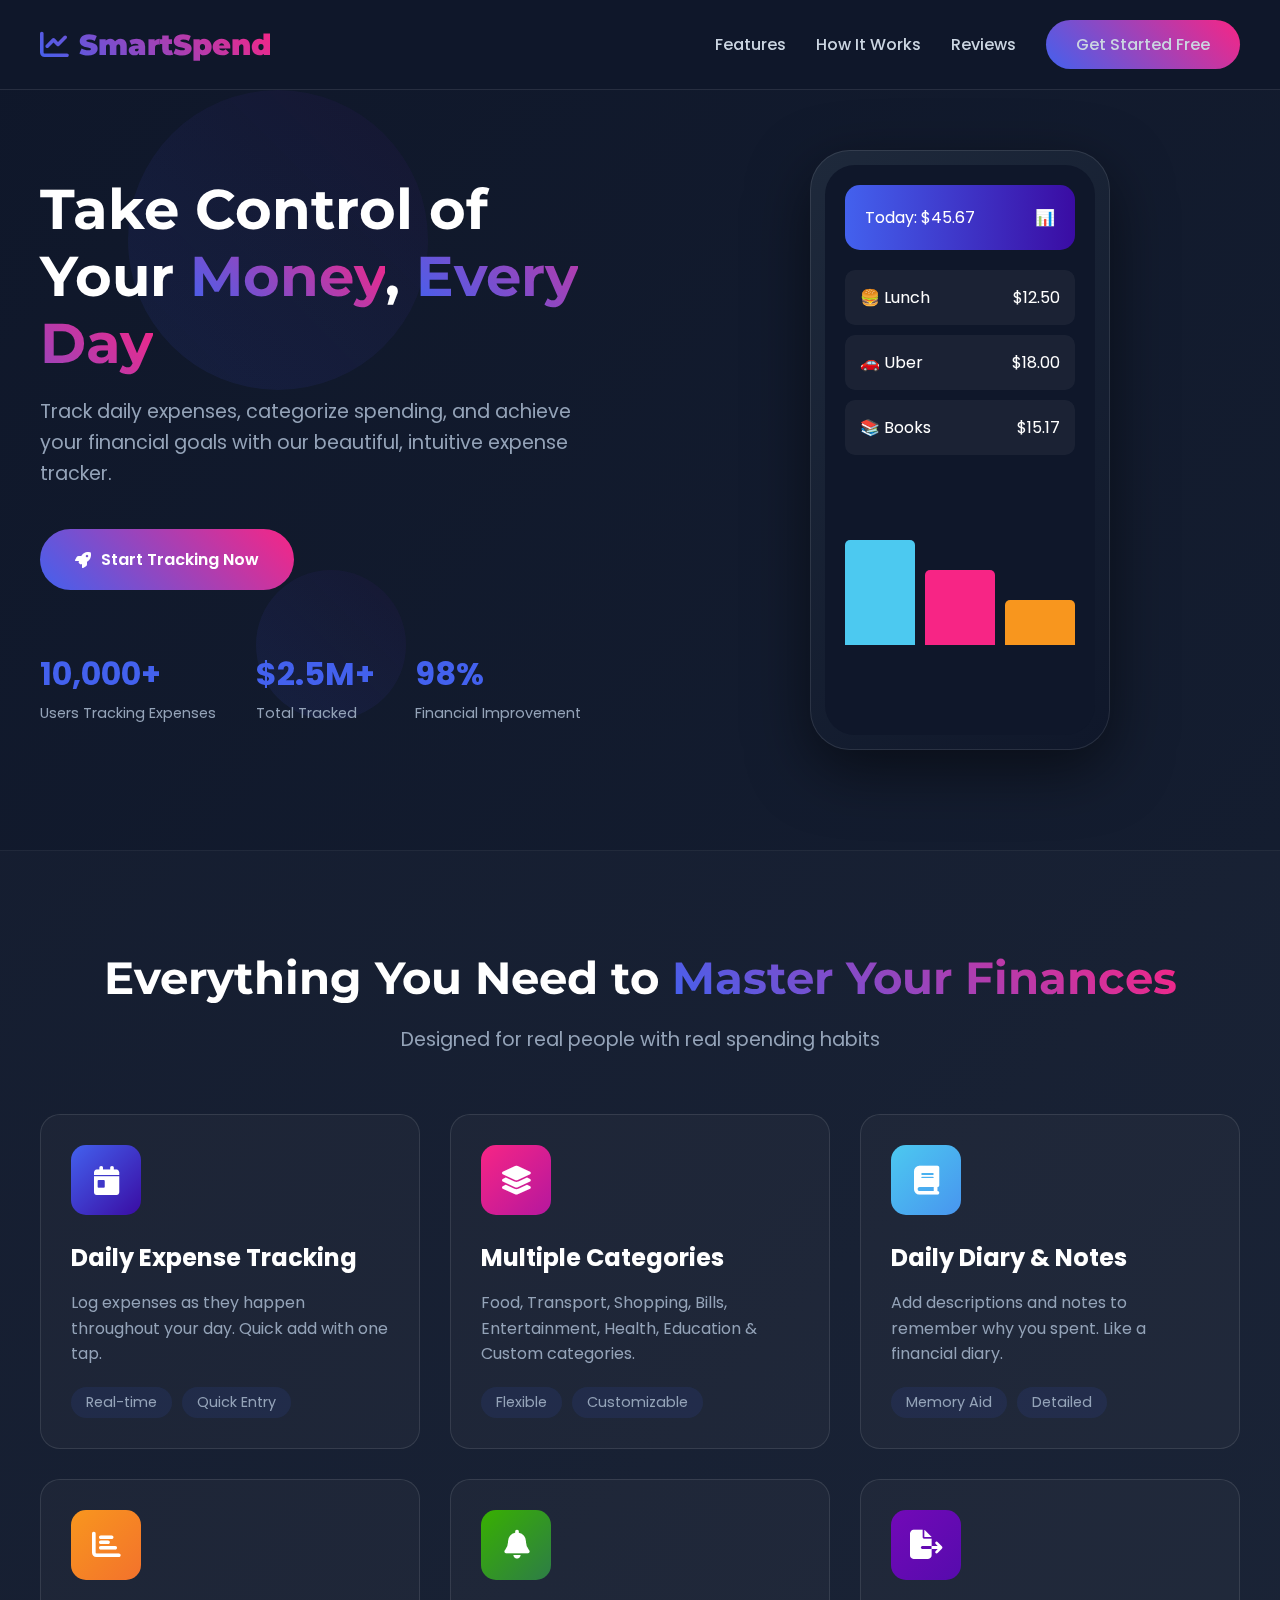
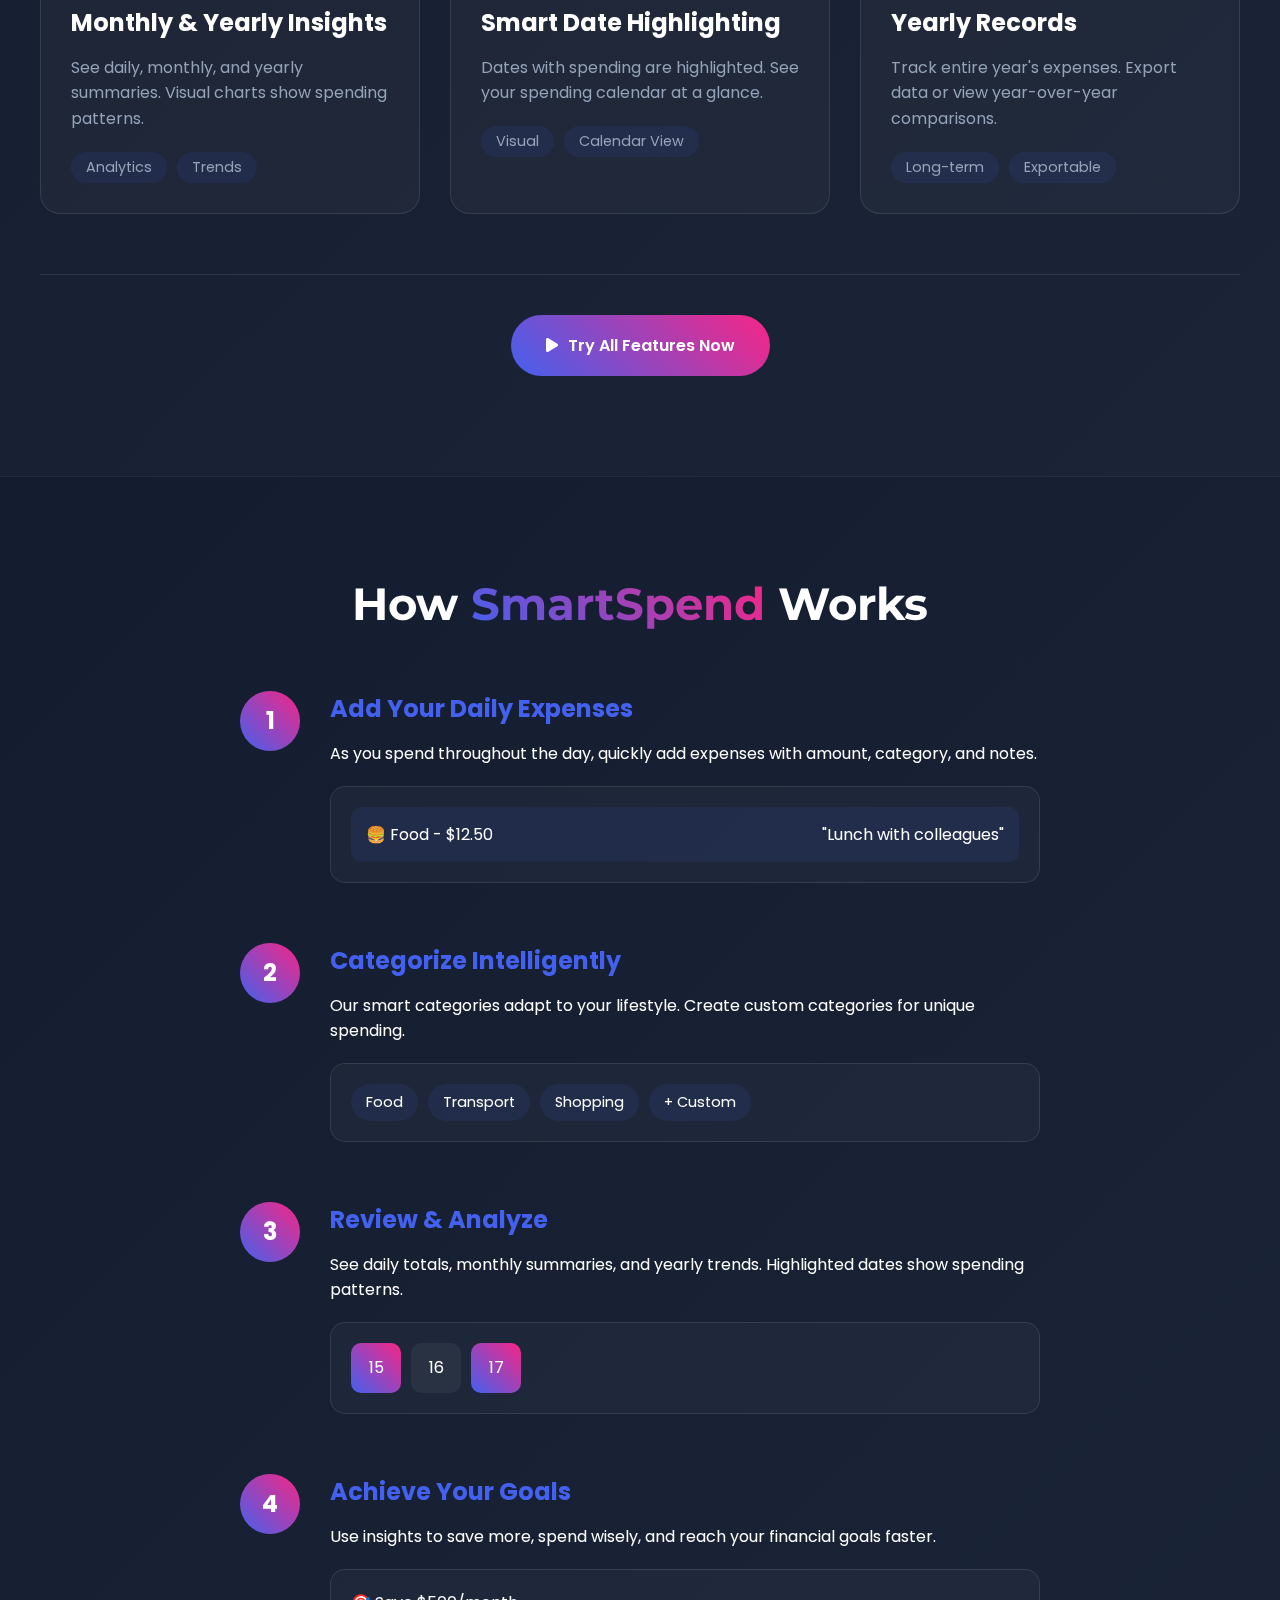
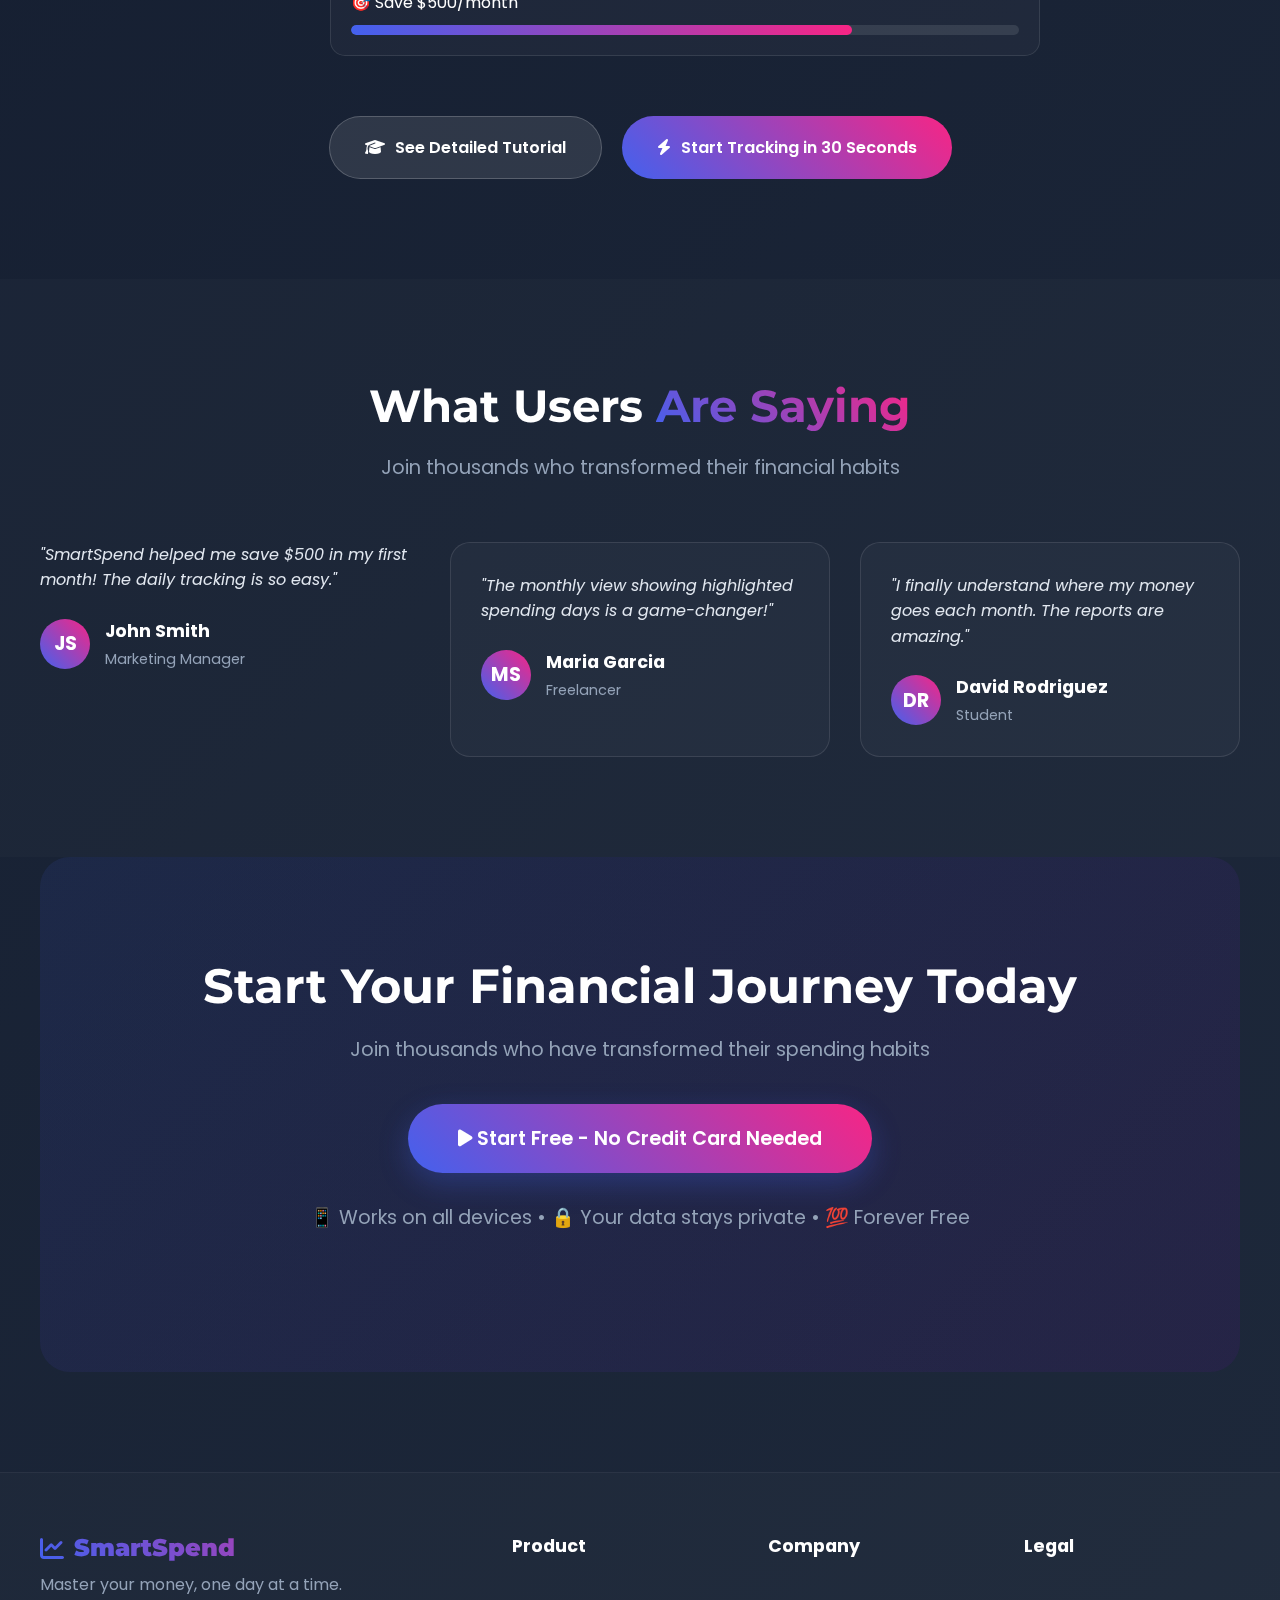
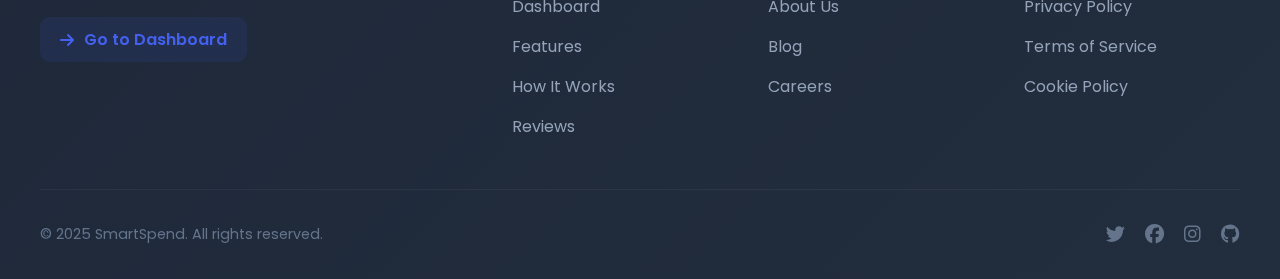
<file: index.html>
<!DOCTYPE html>
<html lang="en">
<head>
    <meta charset="UTF-8">
    <meta name="viewport" content="width=device-width, initial-scale=1.0">
    <title>💰 SmartSpend - Your Personal Expense Tracker</title>
    <link rel="stylesheet" href="style.css">
    <link rel="stylesheet" href="https://cdnjs.cloudflare.com/ajax/libs/font-awesome/6.4.0/css/all.min.css">
    <link href="https://fonts.googleapis.com/css2?family=Poppins:wght@300;400;500;600;700&family=Montserrat:wght@800;900&display=swap" rel="stylesheet">
    <link rel="stylesheet" href="https://cdnjs.cloudflare.com/ajax/libs/animate.css/4.1.1/animate.min.css">
</head>
<body>
    <!-- Animated Background -->
    <div class="animated-bg">
        <div class="circle"></div>
        <div class="circle"></div>
        <div class="circle"></div>
    </div>

    <!-- Navigation -->
    <nav class="navbar">
        <div class="nav-container">
            <div class="logo">
                <i class="fas fa-chart-line"></i>
                <span>SmartSpend</span>
            </div>
            <div class="nav-links">
                <a href="#features">Features</a>
                <a href="#how-it-works">How It Works</a>
                <a href="#testimonials">Reviews</a>
               
                <!-- UPDATED: Changed href from "#" to "dashboard.html" -->
                <a href="dashboard.html" class="btn-get-started">Get Started Free</a>
            </div>
        </div>
    </nav>

    <!-- Hero Section -->
    <section class="hero">
        <div class="hero-container">
            <div class="hero-content animate__animated animate__fadeInLeft">
                <h1 class="hero-title">
                    Take Control of Your 
                    <span class="highlight">Money</span>, 
                    <span class="highlight">Every Day</span>
                </h1>
                <p class="hero-subtitle">
                    Track daily expenses, categorize spending, and achieve your financial goals 
                    with our beautiful, intuitive expense tracker.
                </p>
                <div class="hero-buttons">
                    <!-- UPDATED: Changed href from "#" to "dashboard.html" -->
                    <a href="dashboard.html" class="btn-primary">
                        <i class="fas fa-rocket"></i> Start Tracking Now
                    </a>
                    
                </div>
                <div class="hero-stats">
                    <div class="stat">
                        <h3>10,000+</h3>
                        <p>Users Tracking Expenses</p>
                    </div>
                    <div class="stat">
                        <h3>$2.5M+</h3>
                        <p>Total Tracked</p>
                    </div>
                    <div class="stat">
                        <h3>98%</h3>
                        <p>Financial Improvement</p>
                    </div>
                </div>
            </div>
            <div class="hero-image animate__animated animate__fadeInRight">
                <div class="phone-mockup">
                    <div class="phone-screen">
                        <!-- Animated demo inside phone -->
                        <div class="demo-app">
                            <div class="demo-header">
                                <span>Today: $45.67</span>
                                <span>📊</span>
                            </div>
                            <div class="demo-expense">
                                <span>🍔 Lunch</span>
                                <span>$12.50</span>
                            </div>
                            <div class="demo-expense">
                                <span>🚗 Uber</span>
                                <span>$18.00</span>
                            </div>
                            <div class="demo-expense">
                                <span>📚 Books</span>
                                <span>$15.17</span>
                            </div>
                            <div class="demo-chart">
                                <div class="chart-bar" style="height: 70%; background: #4cc9f0;"></div>
                                <div class="chart-bar" style="height: 50%; background: #f72585;"></div>
                                <div class="chart-bar" style="height: 30%; background: #f8961e;"></div>
                            </div>
                        </div>
                    </div>
                </div>
            </div>
        </div>
    </section>

    <!-- Features Section -->
    <section id="features" class="features">
        <div class="container">
            <h2 class="section-title">Everything You Need to <span>Master Your Finances</span></h2>
            <p class="section-subtitle">Designed for real people with real spending habits</p>
            
            <div class="features-grid">
                <!-- Feature 1 -->
                <div class="feature-card">
                    <div class="feature-icon" style="background: linear-gradient(135deg, #4361ee, #3a0ca3);">
                        <i class="fas fa-calendar-day"></i>
                    </div>
                    <h3>Daily Expense Tracking</h3>
                    <p>Log expenses as they happen throughout your day. Quick add with one tap.</p>
                    <div class="feature-tags">
                        <span>Real-time</span>
                        <span>Quick Entry</span>
                    </div>
                </div>

                <!-- Feature 2 -->
                <div class="feature-card">
                    <div class="feature-icon" style="background: linear-gradient(135deg, #f72585, #b5179e);">
                        <i class="fas fa-layer-group"></i>
                    </div>
                    <h3>Multiple Categories</h3>
                    <p>Food, Transport, Shopping, Bills, Entertainment, Health, Education & Custom categories.</p>
                    <div class="feature-tags">
                        <span>Flexible</span>
                        <span>Customizable</span>
                    </div>
                </div>

                <!-- Feature 3 -->
                <div class="feature-card">
                    <div class="feature-icon" style="background: linear-gradient(135deg, #4cc9f0, #4895ef);">
                        <i class="fas fa-book"></i>
                    </div>
                    <h3>Daily Diary & Notes</h3>
                    <p>Add descriptions and notes to remember why you spent. Like a financial diary.</p>
                    <div class="feature-tags">
                        <span>Memory Aid</span>
                        <span>Detailed</span>
                    </div>
                </div>

                <!-- Feature 4 -->
                <div class="feature-card">
                    <div class="feature-icon" style="background: linear-gradient(135deg, #f8961e, #f3722c);">
                        <i class="fas fa-chart-bar"></i>
                    </div>
                    <h3>Monthly & Yearly Insights</h3>
                    <p>See daily, monthly, and yearly summaries. Visual charts show spending patterns.</p>
                    <div class="feature-tags">
                        <span>Analytics</span>
                        <span>Trends</span>
                    </div>
                </div>

                <!-- Feature 5 -->
                <div class="feature-card">
                    <div class="feature-icon" style="background: linear-gradient(135deg, #38b000, #2d7d46);">
                        <i class="fas fa-bell"></i>
                    </div>
                    <h3>Smart Date Highlighting</h3>
                    <p>Dates with spending are highlighted. See your spending calendar at a glance.</p>
                    <div class="feature-tags">
                        <span>Visual</span>
                        <span>Calendar View</span>
                    </div>
                </div>

                <!-- Feature 6 -->
                <div class="feature-card">
                    <div class="feature-icon" style="background: linear-gradient(135deg, #7209b7, #560bad);">
                        <i class="fas fa-file-export"></i>
                    </div>
                    <h3>Yearly Records</h3>
                    <p>Track entire year's expenses. Export data or view year-over-year comparisons.</p>
                    <div class="feature-tags">
                        <span>Long-term</span>
                        <span>Exportable</span>
                    </div>
                </div>
            </div>
            
            <!-- CTA inside features -->
            <div class="features-cta">
                <!-- UPDATED: Changed href from "#" to "dashboard.html" -->
                <a href="dashboard.html" class="btn-primary">
                    <i class="fas fa-play"></i> Try All Features Now
                </a>
            </div>
        </div>
    </section>

    <!-- How It Works -->
    <section id="how-it-works" class="how-it-works">
        <div class="container">
            <h2 class="section-title">How <span>SmartSpend</span> Works</h2>
            
            <div class="steps">
                <div class="step">
                    <div class="step-number">1</div>
                    <div class="step-content">
                        <h3>Add Your Daily Expenses</h3>
                        <p>As you spend throughout the day, quickly add expenses with amount, category, and notes.</p>
                        <div class="step-demo">
                            <div class="demo-input">
                                <span>🍔 Food - $12.50</span>
                                <span>"Lunch with colleagues"</span>
                            </div>
                        </div>
                    </div>
                </div>

                <div class="step">
                    <div class="step-number">2</div>
                    <div class="step-content">
                        <h3>Categorize Intelligently</h3>
                        <p>Our smart categories adapt to your lifestyle. Create custom categories for unique spending.</p>
                        <div class="step-demo">
                            <div class="categories-demo">
                                <span class="cat-tag">Food</span>
                                <span class="cat-tag">Transport</span>
                                <span class="cat-tag">Shopping</span>
                                <span class="cat-tag">+ Custom</span>
                            </div>
                        </div>
                    </div>
                </div>

                <div class="step">
                    <div class="step-number">3</div>
                    <div class="step-content">
                        <h3>Review & Analyze</h3>
                        <p>See daily totals, monthly summaries, and yearly trends. Highlighted dates show spending patterns.</p>
                        <div class="step-demo">
                            <div class="calendar-demo">
                                <div class="calendar-day spent">15</div>
                                <div class="calendar-day">16</div>
                                <div class="calendar-day spent">17</div>
                            </div>
                        </div>
                    </div>
                </div>

                <div class="step">
                    <div class="step-number">4</div>
                    <div class="step-content">
                        <h3>Achieve Your Goals</h3>
                        <p>Use insights to save more, spend wisely, and reach your financial goals faster.</p>
                        <div class="step-demo">
                            <div class="goal-demo">
                                <span>🎯 Save $500/month</span>
                                <div class="progress-bar">
                                    <div class="progress" style="width: 75%;"></div>
                                </div>
                            </div>
                        </div>
                    </div>
                </div>
            </div>
            
            <!-- CTA inside how-it-works -->
            <div class="steps-cta">
                <!-- UPDATED: Changed href from "#" to "dashboard.html" -->
                <a href="dashboard.html" class="btn-secondary">
                    <i class="fas fa-graduation-cap"></i> See Detailed Tutorial
                </a>
                <!-- UPDATED: Changed href from "#" to "dashboard.html" -->
                <a href="dashboard.html" class="btn-primary">
                    <i class="fas fa-bolt"></i> Start Tracking in 30 Seconds
                </a>
            </div>
        </div>
    </section>

    <!-- Testimonials Section (Placeholder) -->
    <section id="testimonials" class="testimonials">
        <div class="container">
            <h2 class="section-title">What Users <span>Are Saying</span></h2>
            <p class="section-subtitle">Join thousands who transformed their financial habits</p>
            
            <div class="testimonials-grid">
                <div class testimonial-card>
                    <div class="testimonial-content">
                        <p>"SmartSpend helped me save $500 in my first month! The daily tracking is so easy."</p>
                    </div>
                    <div class="testimonial-author">
                        <div class="author-avatar">JS</div>
                        <div class="author-info">
                            <h4>John Smith</h4>
                            <p>Marketing Manager</p>
                        </div>
                    </div>
                </div>
                
                <div class="testimonial-card">
                    <div class="testimonial-content">
                        <p>"The monthly view showing highlighted spending days is a game-changer!"</p>
                    </div>
                    <div class="testimonial-author">
                        <div class="author-avatar">MS</div>
                        <div class="author-info">
                            <h4>Maria Garcia</h4>
                            <p>Freelancer</p>
                        </div>
                    </div>
                </div>
                
                <div class="testimonial-card">
                    <div class="testimonial-content">
                        <p>"I finally understand where my money goes each month. The reports are amazing."</p>
                    </div>
                    <div class="testimonial-author">
                        <div class="author-avatar">DR</div>
                        <div class="author-info">
                            <h4>David Rodriguez</h4>
                            <p>Student</p>
                        </div>
                    </div>
                </div>
            </div>
        </div>
    </section>

    <!-- Call to Action -->
    <section class="cta">
        <div class="container">
            <h2>Start Your Financial Journey Today</h2>
            <p>Join thousands who have transformed their spending habits</p>
            <!-- UPDATED: Changed href from "#" to "dashboard.html" -->
            <a href="dashboard.html" class="btn-cta">
                <i class="fas fa-play"></i> Start Free - No Credit Card Needed
            </a>
            <p class="cta-note">📱 Works on all devices • 🔒 Your data stays private • 💯 Forever Free</p>
        </div>
    </section>

    <!-- Footer -->
    <footer>
        <div class="container">
            <div class="footer-content">
                <div class="footer-brand">
                    <div class="logo">
                        <i class="fas fa-chart-line"></i>
                        <span>SmartSpend</span>
                    </div>
                    <p>Master your money, one day at a time.</p>
                    <!-- UPDATED: Changed href from "#" to "dashboard.html" -->
                    <a href="dashboard.html" class="footer-cta">
                        <i class="fas fa-arrow-right"></i> Go to Dashboard
                    </a>
                </div>
                <div class="footer-links">
                    <h4>Product</h4>
                    <a href="dashboard.html">Dashboard</a>
                    <a href="#features">Features</a>
                    <a href="#how-it-works">How It Works</a>
                    <a href="#testimonials">Reviews</a>
                </div>
                <div class="footer-links">
                    <h4>Company</h4>
                    <a href="#">About Us</a>
                    <a href="#">Blog</a>
                    <a href="#">Careers</a>
                    
                </div>
                <div class="footer-links">
                    <h4>Legal</h4>
                    <a href="#">Privacy Policy</a>
                    <a href="#">Terms of Service</a>
                    <a href="#">Cookie Policy</a>
                </div>
            </div>
            <div class="footer-bottom">
                <p>© 2025 SmartSpend. All rights reserved.</p>
                <div class="social-links">
                    <a href="#"><i class="fab fa-twitter"></i></a>
                    <a href="#"><i class="fab fa-facebook"></i></a>
                    <a href="#"><i class="fab fa-instagram"></i></a>
                    <a href="#"><i class="fab fa-github"></i></a>
                </div>
            </div>
        </div>
    </footer>

    <!-- Scripts -->
    <script src="landing.js"></script>
    
    <!-- Add some CSS for new elements -->
    <style>
        /* Additional styles for new elements */
        .features-cta {
            text-align: center;
            margin-top: 60px;
            padding-top: 40px;
            border-top: 1px solid rgba(255, 255, 255, 0.1);
        }
        
        .steps-cta {
            display: flex;
            gap: 20px;
            justify-content: center;
            margin-top: 50px;
            flex-wrap: wrap;
        }
        
        .testimonials {
            padding: 100px 40px;
            background: rgba(255, 255, 255, 0.02);
        }
        
        .testimonials-grid {
            display: grid;
            grid-template-columns: repeat(auto-fit, minmax(300px, 1fr));
            gap: 30px;
            margin-top: 50px;
        }
        
        .testimonial-card {
            background: rgba(255, 255, 255, 0.03);
            border: 1px solid rgba(255, 255, 255, 0.1);
            border-radius: 20px;
            padding: 30px;
            transition: all 0.3s;
        }
        
        .testimonial-card:hover {
            transform: translateY(-5px);
            border-color: #4361ee;
        }
        
        .testimonial-content p {
            font-style: italic;
            line-height: 1.6;
            margin-bottom: 25px;
            color: #e2e8f0;
        }
        
        .testimonial-author {
            display: flex;
            align-items: center;
            gap: 15px;
        }
        
        .author-avatar {
            width: 50px;
            height: 50px;
            background: linear-gradient(45deg, #4361ee, #f72585);
            border-radius: 50%;
            display: flex;
            align-items: center;
            justify-content: center;
            font-weight: bold;
            font-size: 1.2rem;
        }
        
        .author-info h4 {
            margin-bottom: 5px;
            font-size: 1.1rem;
        }
        
        .author-info p {
            color: #94a3b8;
            font-size: 0.9rem;
        }
        
        .footer-content {
            display: grid;
            grid-template-columns: 2fr 1fr 1fr 1fr;
            gap: 40px;
            margin-bottom: 50px;
        }
        
        .footer-links {
            display: flex;
            flex-direction: column;
            gap: 15px;
        }
        
        .footer-links h4 {
            margin-bottom: 20px;
            color: white;
            font-size: 1.1rem;
        }
        
        .footer-links a {
            color: #94a3b8;
            text-decoration: none;
            transition: color 0.3s;
        }
        
        .footer-links a:hover {
            color: white;
        }
        
        .footer-cta {
            display: inline-flex;
            align-items: center;
            gap: 10px;
            margin-top: 20px;
            padding: 10px 20px;
            background: rgba(67, 97, 238, 0.1);
            color: #4361ee;
            text-decoration: none;
            border-radius: 10px;
            font-weight: 600;
            transition: all 0.3s;
        }
        
        .footer-cta:hover {
            background: rgba(67, 97, 238, 0.2);
            transform: translateX(5px);
        }
        
        .footer-bottom {
            display: flex;
            justify-content: space-between;
            align-items: center;
            padding-top: 30px;
            border-top: 1px solid rgba(255, 255, 255, 0.05);
            color: #64748b;
            font-size: 0.9rem;
        }
        
        .social-links {
            display: flex;
            gap: 20px;
        }
        
        .social-links a {
            color: #64748b;
            font-size: 1.2rem;
            transition: color 0.3s;
        }
        
        .social-links a:hover {
            color: white;
        }
        
        @media (max-width: 1024px) {
            .footer-content {
                grid-template-columns: 1fr 1fr;
                gap: 30px;
            }
        }
        
        @media (max-width: 768px) {
            .footer-content {
                grid-template-columns: 1fr;
                text-align: center;
            }
            
            .footer-bottom {
                flex-direction: column;
                gap: 20px;
                text-align: center;
            }
            
            .steps-cta {
                flex-direction: column;
                align-items: center;
            }
            
            .steps-cta a {
                width: 100%;
                max-width: 300px;
                text-align: center;
            }
        }
    </style>
</body>
</html>
</file>
<file: style.css>
/* Landing Page Specific Styles */
* {
    margin: 0;
    padding: 0;
    box-sizing: border-box;
}

body {
    font-family: 'Poppins', sans-serif;
    background: linear-gradient(135deg, #0f172a 0%, #1e293b 100%);
    color: white;
    overflow-x: hidden;
    position: relative;
}

/* Animated Background */
.animated-bg {
    position: fixed;
    top: 0;
    left: 0;
    width: 100%;
    height: 100%;
    z-index: -1;
    overflow: hidden;
}

.circle {
    position: absolute;
    border-radius: 50%;
    background: linear-gradient(45deg, rgba(67, 97, 238, 0.1), rgba(115, 9, 183, 0.05));
    animation: float 20s infinite linear;
}

.circle:nth-child(1) {
    width: 300px;
    height: 300px;
    top: 10%;
    left: 10%;
    animation-delay: 0s;
}

.circle:nth-child(2) {
    width: 200px;
    height: 200px;
    top: 60%;
    right: 15%;
    animation-delay: 5s;
}

.circle:nth-child(3) {
    width: 150px;
    height: 150px;
    bottom: 20%;
    left: 20%;
    animation-delay: 10s;
}

@keyframes float {
    0%, 100% {
        transform: translateY(0) rotate(0deg);
    }
    33% {
        transform: translateY(-30px) rotate(120deg);
    }
    66% {
        transform: translateY(30px) rotate(240deg);
    }
}

/* Navigation */
.navbar {
    position: fixed;
    top: 0;
    width: 100%;
    padding: 20px 40px;
    background: rgba(15, 23, 42, 0.9);
    backdrop-filter: blur(10px);
    z-index: 1000;
    border-bottom: 1px solid rgba(255, 255, 255, 0.1);
}

.nav-container {
    max-width: 1400px;
    margin: 0 auto;
    display: flex;
    justify-content: space-between;
    align-items: center;
}

.logo {
    display: flex;
    align-items: center;
    gap: 10px;
    font-size: 1.8rem;
    font-weight: 900;
    font-family: 'Montserrat', sans-serif;
    background: linear-gradient(45deg, #4361ee, #f72585);
    -webkit-background-clip: text;
    -webkit-text-fill-color: transparent;
}

.nav-links {
    display: flex;
    gap: 30px;
    align-items: center;
}

.nav-links a {
    color: #cbd5e1;
    text-decoration: none;
    font-weight: 500;
    transition: color 0.3s;
}

.nav-links a:hover {
    color: white;
}

.btn-login {
    padding: 10px 25px;
    border: 2px solid #4361ee;
    border-radius: 50px;
    transition: all 0.3s;
}

.btn-login:hover {
    background: #4361ee;
}

.btn-get-started {
    padding: 12px 30px;
    background: linear-gradient(45deg, #4361ee, #f72585);
    border-radius: 50px;
    font-weight: 600;
    transition: transform 0.3s;
}

.btn-get-started:hover {
    transform: translateY(-2px);
    box-shadow: 0 10px 20px rgba(67, 97, 238, 0.3);
}

/* Hero Section */
.hero {
    padding: 150px 40px 100px;
    max-width: 1400px;
    margin: 0 auto;
}

.hero-container {
    display: grid;
    grid-template-columns: 1fr 1fr;
    gap: 80px;
    align-items: center;
}

.hero-content {
    animation-delay: 0.5s;
}

.hero-title {
    font-size: 3.5rem;
    line-height: 1.2;
    margin-bottom: 20px;
    font-family: 'Montserrat', sans-serif;
}

.highlight {
    background: linear-gradient(45deg, #4361ee, #f72585);
    -webkit-background-clip: text;
    -webkit-text-fill-color: transparent;
    animation: gradientShift 3s infinite alternate;
}

@keyframes gradientShift {
    0% {
        filter: hue-rotate(0deg);
    }
    100% {
        filter: hue-rotate(90deg);
    }
}

.hero-subtitle {
    font-size: 1.2rem;
    color: #94a3b8;
    margin-bottom: 40px;
    line-height: 1.6;
}

.hero-buttons {
    display: flex;
    gap: 20px;
    margin-bottom: 60px;
}

.btn-primary, .btn-secondary {
    padding: 18px 35px;
    border-radius: 50px;
    font-weight: 600;
    text-decoration: none;
    display: inline-flex;
    align-items: center;
    gap: 10px;
    transition: all 0.3s;
}

.btn-primary {
    background: linear-gradient(45deg, #4361ee, #f72585);
    color: white;
}

.btn-primary:hover {
    transform: translateY(-5px);
    box-shadow: 0 15px 30px rgba(67, 97, 238, 0.4);
}

.btn-secondary {
    background: rgba(255, 255, 255, 0.1);
    color: white;
    border: 1px solid rgba(255, 255, 255, 0.2);
}

.btn-secondary:hover {
    background: rgba(255, 255, 255, 0.2);
}

.hero-stats {
    display: flex;
    gap: 40px;
}

.stat h3 {
    font-size: 2rem;
    color: #4361ee;
    margin-bottom: 5px;
}

.stat p {
    color: #94a3b8;
    font-size: 0.9rem;
}

/* Hero Image - Phone Mockup */
.phone-mockup {
    position: relative;
    width: 300px;
    height: 600px;
    margin: 0 auto;
    background: linear-gradient(135deg, #1e293b, #0f172a);
    border-radius: 40px;
    padding: 15px;
    box-shadow: 
        0 20px 60px rgba(0, 0, 0, 0.5),
        inset 0 0 0 1px rgba(255, 255, 255, 0.1);
}

.phone-screen {
    width: 100%;
    height: 100%;
    background: #0f172a;
    border-radius: 30px;
    overflow: hidden;
    padding: 20px;
}

.demo-app {
    color: white;
    height: 100%;
}

.demo-header {
    display: flex;
    justify-content: space-between;
    padding: 20px;
    background: linear-gradient(90deg, #4361ee, #3a0ca3);
    border-radius: 15px;
    margin-bottom: 20px;
}

.demo-expense {
    display: flex;
    justify-content: space-between;
    padding: 15px;
    background: rgba(255, 255, 255, 0.05);
    border-radius: 10px;
    margin-bottom: 10px;
    animation: slideIn 2s infinite alternate;
}

.demo-chart {
    display: flex;
    gap: 10px;
    align-items: flex-end;
    height: 150px;
    margin-top: 40px;
}

.chart-bar {
    flex: 1;
    border-radius: 5px 5px 0 0;
    animation: chartGrow 2s infinite alternate;
}

@keyframes slideIn {
    from {
        opacity: 0.5;
        transform: translateX(-10px);
    }
    to {
        opacity: 1;
        transform: translateX(0);
    }
}

@keyframes chartGrow {
    from {
        height: 10%;
    }
    to {
        height: 70%;
    }
}

/* Features Section */
.features {
    padding: 100px 40px;
    background: rgba(255, 255, 255, 0.02);
    border-top: 1px solid rgba(255, 255, 255, 0.05);
    border-bottom: 1px solid rgba(255, 255, 255, 0.05);
}

.container {
    max-width: 1400px;
    margin: 0 auto;
}

.section-title {
    text-align: center;
    font-size: 2.8rem;
    margin-bottom: 20px;
    font-family: 'Montserrat', sans-serif;
}

.section-title span {
    background: linear-gradient(45deg, #4361ee, #f72585);
    -webkit-background-clip: text;
    -webkit-text-fill-color: transparent;
}

.section-subtitle {
    text-align: center;
    color: #94a3b8;
    font-size: 1.2rem;
    margin-bottom: 60px;
}

.features-grid {
    display: grid;
    grid-template-columns: repeat(auto-fit, minmax(350px, 1fr));
    gap: 30px;
    margin-top: 50px;
}

.feature-card {
    background: rgba(255, 255, 255, 0.03);
    border: 1px solid rgba(255, 255, 255, 0.1);
    border-radius: 20px;
    padding: 30px;
    transition: all 0.3s;
}

.feature-card:hover {
    transform: translateY(-10px);
    background: rgba(255, 255, 255, 0.05);
    border-color: #4361ee;
    box-shadow: 0 20px 40px rgba(67, 97, 238, 0.2);
}

.feature-icon {
    width: 70px;
    height: 70px;
    border-radius: 15px;
    display: flex;
    align-items: center;
    justify-content: center;
    margin-bottom: 25px;
    font-size: 1.8rem;
}

.feature-card h3 {
    font-size: 1.5rem;
    margin-bottom: 15px;
}

.feature-card p {
    color: #94a3b8;
    line-height: 1.6;
    margin-bottom: 20px;
}

.feature-tags {
    display: flex;
    gap: 10px;
}

.feature-tags span {
    background: rgba(67, 97, 238, 0.1);
    color: #94a3b8;
    padding: 5px 15px;
    border-radius: 20px;
    font-size: 0.9rem;
}

/* How It Works */
.how-it-works {
    padding: 100px 40px;
}

.steps {
    max-width: 800px;
    margin: 60px auto 0;
}

.step {
    display: flex;
    gap: 30px;
    margin-bottom: 60px;
    align-items: flex-start;
}

.step-number {
    width: 60px;
    height: 60px;
    background: linear-gradient(45deg, #4361ee, #f72585);
    border-radius: 50%;
    display: flex;
    align-items: center;
    justify-content: center;
    font-size: 1.5rem;
    font-weight: bold;
    flex-shrink: 0;
}

.step-content {
    flex: 1;
}

.step-content h3 {
    font-size: 1.5rem;
    margin-bottom: 15px;
    color: #4361ee;
}

.step-demo {
    margin-top: 20px;
    background: rgba(255, 255, 255, 0.03);
    border-radius: 15px;
    padding: 20px;
    border: 1px solid rgba(255, 255, 255, 0.1);
}

.demo-input {
    display: flex;
    justify-content: space-between;
    align-items: center;
    padding: 15px;
    background: rgba(67, 97, 238, 0.1);
    border-radius: 10px;
}

.categories-demo {
    display: flex;
    gap: 10px;
    flex-wrap: wrap;
}

.cat-tag {
    padding: 8px 15px;
    background: rgba(67, 97, 238, 0.1);
    border-radius: 20px;
    font-size: 0.9rem;
}

.calendar-demo {
    display: flex;
    gap: 10px;
}

.calendar-day {
    width: 50px;
    height: 50px;
    display: flex;
    align-items: center;
    justify-content: center;
    background: rgba(255, 255, 255, 0.05);
    border-radius: 10px;
}

.calendar-day.spent {
    background: linear-gradient(45deg, #4361ee, #f72585);
    color: white;
}

.goal-demo {
    display: flex;
    flex-direction: column;
    gap: 10px;
}

.progress-bar {
    width: 100%;
    height: 10px;
    background: rgba(255, 255, 255, 0.1);
    border-radius: 5px;
    overflow: hidden;
}

.progress {
    height: 100%;
    background: linear-gradient(90deg, #4361ee, #f72585);
    border-radius: 5px;
    animation: progressAnim 2s infinite alternate;
}

@keyframes progressAnim {
    from {
        width: 50%;
    }
    to {
        width: 85%;
    }
}

/* Call to Action */
.cta {
    padding: 100px 40px;
    text-align: center;
    background: linear-gradient(135deg, rgba(67, 97, 238, 0.1), rgba(115, 9, 183, 0.1));
    border-radius: 30px;
    margin: 0 40px 100px;
}

.cta h2 {
    font-size: 3rem;
    margin-bottom: 20px;
    font-family: 'Montserrat', sans-serif;
}

.cta p {
    font-size: 1.2rem;
    color: #94a3b8;
    margin-bottom: 40px;
}

.btn-cta {
    display: inline-block;
    padding: 20px 50px;
    background: linear-gradient(45deg, #4361ee, #f72585);
    color: white;
    text-decoration: none;
    border-radius: 50px;
    font-size: 1.2rem;
    font-weight: 600;
    transition: all 0.3s;
    box-shadow: 0 10px 30px rgba(67, 97, 238, 0.3);
}

.btn-cta:hover {
    transform: scale(1.05);
    box-shadow: 0 20px 40px rgba(67, 97, 238, 0.4);
}

.cta-note {
    margin-top: 30px;
    font-size: 0.9rem;
    color: #94a3b8;
    display: flex;
    justify-content: center;
    gap: 20px;
}

/* Footer */
footer {
    padding: 60px 40px 30px;
    background: rgba(255, 255, 255, 0.02);
    border-top: 1px solid rgba(255, 255, 255, 0.05);
}

.footer-content {
    display: flex;
    justify-content: space-between;
    align-items: flex-start;
    margin-bottom: 40px;
}

.footer-brand .logo {
    font-size: 1.5rem;
    margin-bottom: 10px;
}

.footer-brand p {
    color: #94a3b8;
}

.footer-links {
    display: flex;
    gap: 30px;
}

.footer-links a {
    color: #94a3b8;
    text-decoration: none;
    transition: color 0.3s;
}

.footer-links a:hover {
    color: white;
}

.footer-bottom {
    text-align: center;
    padding-top: 30px;
    border-top: 1px solid rgba(255, 255, 255, 0.05);
    color: #64748b;
    font-size: 0.9rem;
}

/* Responsive Design */
@media (max-width: 1024px) {
    .hero-container {
        grid-template-columns: 1fr;
        text-align: center;
        gap: 50px;
    }
    
    .hero-stats {
        justify-content: center;
    }
    
    .nav-links {
        display: none;
    }
}

@media (max-width: 768px) {
    .hero-title {
        font-size: 2.5rem;
    }
    
    .section-title {
        font-size: 2rem;
    }
    
    .features-grid {
        grid-template-columns: 1fr;
    }
    
    .step {
        flex-direction: column;
        text-align: center;
    }
    
    .cta {
        margin: 0 20px 50px;
        padding: 60px 20px;
    }
    
    .cta h2 {
        font-size: 2rem;
    }
}
/* Show mobile menu toggle on mobile only */
.mobile-menu-toggle {
    display: none;
}

@media (max-width: 600px) {
    .mobile-menu-toggle {
        display: block;
    }
    
    /* Hide desktop sidebar elements on mobile */
    .nav-menu,
    .user-section {
        display: none;
    }
}

/* Mobile-optimized charts */
@media (max-width: 600px) {
    .report-chart-container {
        height: 250px !important;
    }
    
    #reportChart {
        max-height: 250px;
    }
}

/* Mobile-optimized tables */
@media (max-width: 600px) {
    .expense-item {
        flex-wrap: wrap;
    }
    
    .expense-details h4 {
        font-size: 0.95rem;
    }
    
    .expense-details p {
        font-size: 0.85rem;
    }
}

/* Better tap targets for mobile */
@media (max-width: 600px) {
    .category-btn {
        padding: 12px 8px;
        min-height: 70px;
    }
    
    .action-btn {
        min-width: 44px;
        min-height: 44px;
        display: flex;
        align-items: center;
        justify-content: center;
    }
}

/* Mobile keyboard adjustments */
@media (max-width: 600px) {
    #qa-amount:focus,
    #qa-description:focus {
        font-size: 16px; /* Prevents zoom on iOS */
    }
}

/* Loading screen mobile optimization */
@media (max-width: 600px) {
    #loading {
        padding: 20px;
    }
    
    #loading p {
        font-size: 1rem;
        text-align: center;
    }
}
</file>
